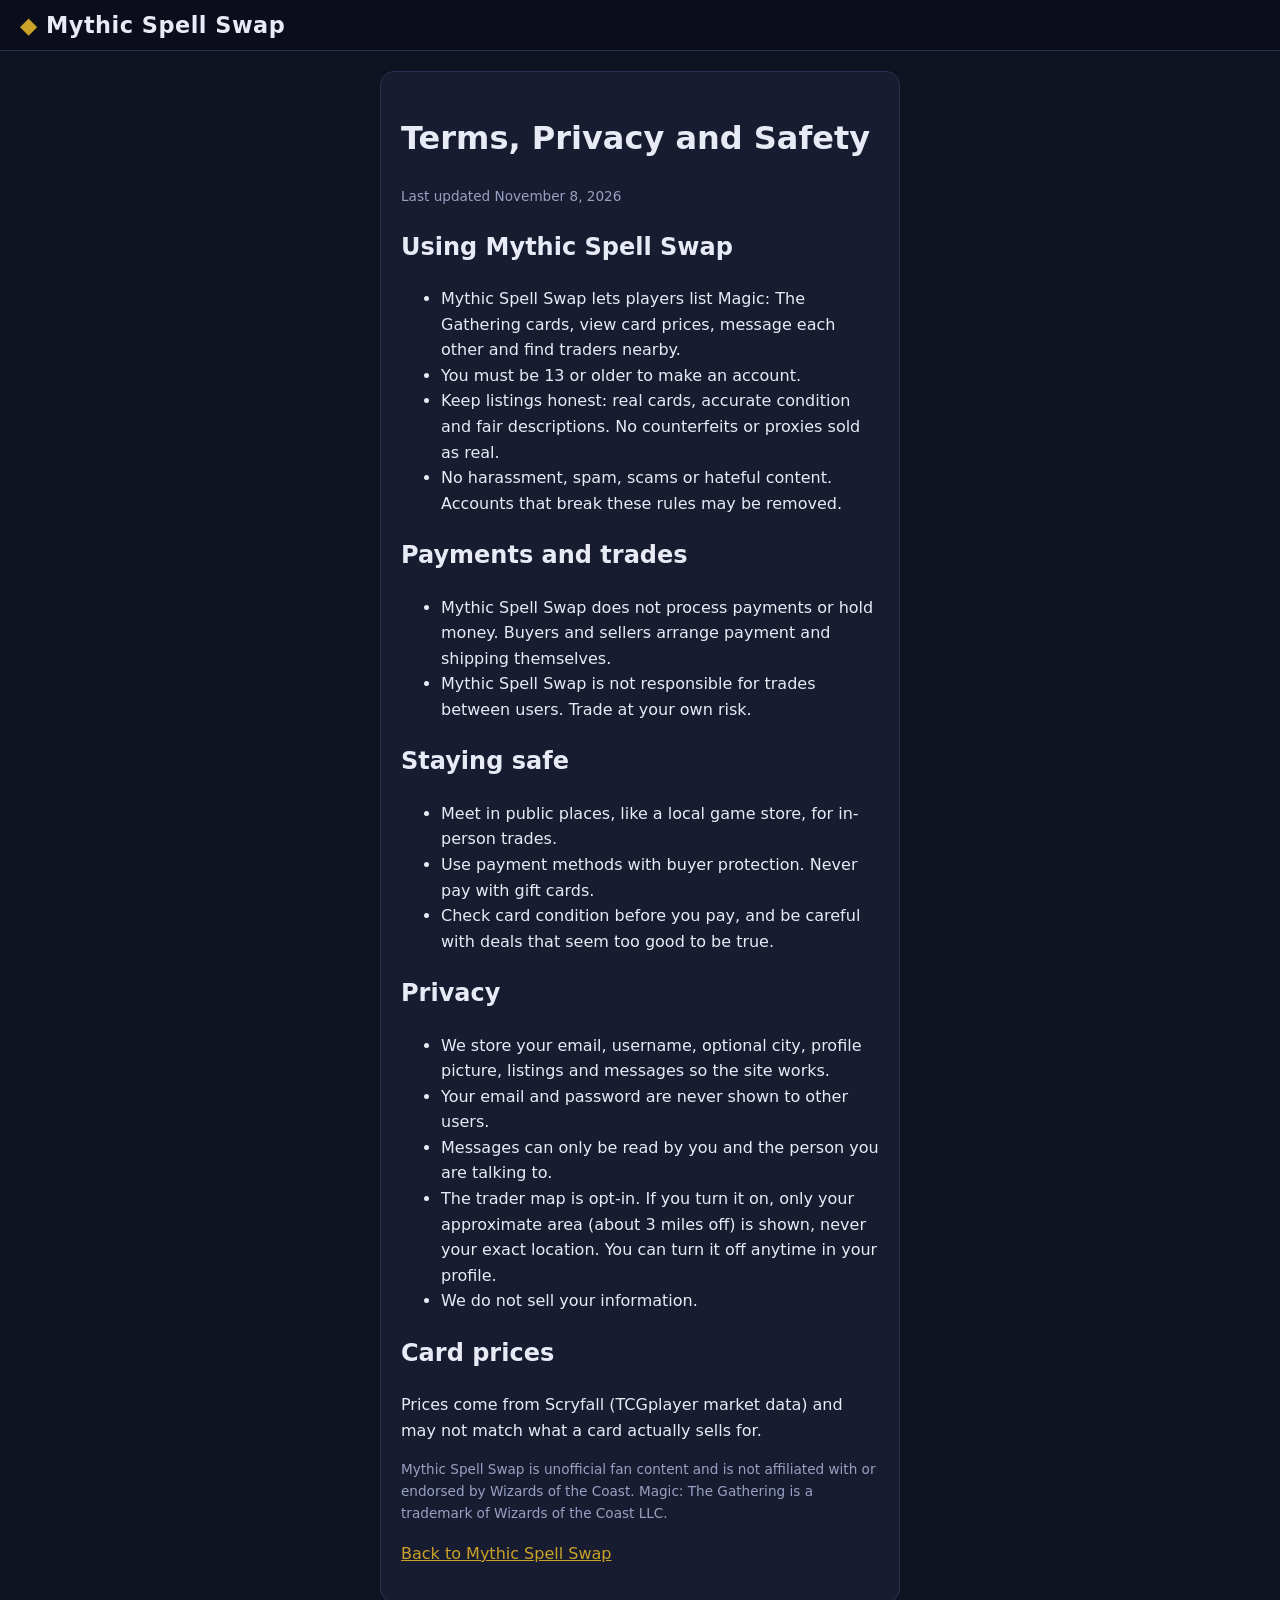
<file: terms.html>
<!DOCTYPE html>
<html lang="en">
<head>
<meta charset="UTF-8">
<meta name="viewport" content="width=device-width, initial-scale=1.0">
<title>Terms, Privacy and Safety - Mythic Spell Swap</title>
<link rel="icon" href="favicon.svg" type="image/svg+xml">
<link rel="stylesheet" href="style.css">
</head>
<body>
<header class="topbar"><a class="brand" href="./" style="color:inherit;text-decoration:none"><span class="logo">&#9670;</span> Mythic Spell Swap</a></header>
<main class="box narrow" style="margin-top:20px;line-height:1.6">
<h1>Terms, Privacy and Safety</h1>
<p class="small">Last updated November 8, 2026</p>

<h2>Using Mythic Spell Swap</h2>
<ul>
<li>Mythic Spell Swap lets players list Magic: The Gathering cards, view card prices, message each other and find traders nearby.</li>
<li>You must be 13 or older to make an account.</li>
<li>Keep listings honest: real cards, accurate condition and fair descriptions. No counterfeits or proxies sold as real.</li>
<li>No harassment, spam, scams or hateful content. Accounts that break these rules may be removed.</li>
</ul>

<h2>Payments and trades</h2>
<ul>
<li>Mythic Spell Swap does not process payments or hold money. Buyers and sellers arrange payment and shipping themselves.</li>
<li>Mythic Spell Swap is not responsible for trades between users. Trade at your own risk.</li>
</ul>

<h2>Staying safe</h2>
<ul>
<li>Meet in public places, like a local game store, for in-person trades.</li>
<li>Use payment methods with buyer protection. Never pay with gift cards.</li>
<li>Check card condition before you pay, and be careful with deals that seem too good to be true.</li>
</ul>

<h2>Privacy</h2>
<ul>
<li>We store your email, username, optional city, profile picture, listings and messages so the site works.</li>
<li>Your email and password are never shown to other users.</li>
<li>Messages can only be read by you and the person you are talking to.</li>
<li>The trader map is opt-in. If you turn it on, only your approximate area (about 3 miles off) is shown, never your exact location. You can turn it off anytime in your profile.</li>
<li>We do not sell your information.</li>
</ul>

<h2>Card prices</h2>
<p>Prices come from Scryfall (TCGplayer market data) and may not match what a card actually sells for.</p>

<p class="small">Mythic Spell Swap is unofficial fan content and is not affiliated with or endorsed by Wizards of the Coast. Magic: The Gathering is a trademark of Wizards of the Coast LLC.</p>
<p><a href="./">Back to Mythic Spell Swap</a></p>
</main>
</body>
</html>
</file>
<file: style.css>
:root{--bg:#0f1220;--panel:#181c30;--line:#2a3050;--text:#e8eaf6;--muted:#9aa0c3;--accent:#c9a227;--accent2:#6c5ce7}
*{box-sizing:border-box}
body{margin:0;font-family:system-ui,-apple-system,Segoe UI,Roboto,sans-serif;background:var(--bg);color:var(--text)}
.topbar{display:flex;flex-wrap:wrap;align-items:center;justify-content:space-between;padding:12px 20px;background:#0b0e1a;border-bottom:1px solid var(--line);position:sticky;top:0;z-index:1000}
.brand{font-size:1.4rem;font-weight:800;letter-spacing:.5px}
.logo{color:var(--accent)}
nav{display:flex;gap:4px;flex-wrap:wrap}
.tab{background:none;border:none;color:var(--muted);padding:8px 12px;border-radius:8px;cursor:pointer;font-size:.95rem}
.tab.active,.tab:hover{color:var(--text);background:var(--panel)}
main{max-width:1100px;margin:0 auto;padding:20px}
.panel{display:none}.panel.active{display:block}
.hero{text-align:center;padding:50px 10px 30px;background:radial-gradient(circle at top,#2b2560,transparent 70%);border-radius:16px}
.hero h1{font-size:2.2rem;margin:0 0 10px}
.hero p{color:var(--muted);max-width:600px;margin:0 auto 20px}
.features{display:grid;grid-template-columns:repeat(auto-fit,minmax(220px,1fr));gap:14px;margin-top:24px}
.feature{background:var(--panel);border:1px solid var(--line);border-radius:12px;padding:16px;cursor:pointer}
.feature:hover{border-color:var(--accent)}
.feature h3{margin:0 0 6px;color:var(--accent)}
.feature p{margin:0;color:var(--muted)}
.btn{background:var(--panel);color:var(--text);border:1px solid var(--line);padding:10px 16px;border-radius:10px;cursor:pointer;font-weight:600}
.btn.primary{background:var(--accent);color:#111;border-color:var(--accent)}
.btn:hover{filter:brightness(1.1)}
.hero-actions{display:flex;gap:10px;justify-content:center}
.row{display:flex;gap:10px;flex-wrap:wrap;margin:12px 0;align-items:center}
.between{justify-content:space-between}
input,select{background:#0b0e1a;color:var(--text);border:1px solid var(--line);border-radius:10px;padding:10px 12px;font-size:.95rem;flex:1;min-width:160px}
.chips .chip{background:#22284a;color:var(--text);border:1px solid var(--line);border-radius:999px;padding:6px 12px;cursor:pointer}
.chip:hover{border-color:var(--accent)}
.grid{display:grid;grid-template-columns:repeat(auto-fill,minmax(200px,1fr));gap:14px}
.card{background:var(--panel);border:1px solid var(--line);border-radius:12px;padding:10px;display:flex;flex-direction:column;gap:6px}
.card img{width:100%;border-radius:10px}
.card .name{font-weight:700}
.card .meta{color:var(--muted);font-size:.85rem}
.price{color:var(--accent);font-weight:800;font-size:1.1rem}
.badge{display:inline-block;font-size:.75rem;padding:2px 8px;border-radius:999px;background:var(--accent2);color:#fff;width:fit-content}
.status,.small,.notice{color:var(--muted);font-size:.85rem}
.notice{text-align:center;margin-top:24px}
.card-form{display:grid;grid-template-columns:repeat(auto-fit,minmax(200px,1fr));gap:10px;background:var(--panel);padding:14px;border-radius:12px;border:1px solid var(--line)}
.hidden{display:none!important}
.chat-wrap{display:grid;grid-template-columns:240px 1fr;gap:12px;min-height:420px}
.convos{background:var(--panel);border:1px solid var(--line);border-radius:12px;overflow:auto}
.convo{padding:12px;border-bottom:1px solid var(--line);cursor:pointer}
.convo.active,.convo:hover{background:#22284a}
.convo .meta{color:var(--muted);font-size:.8rem}
.chat-main{background:var(--panel);border:1px solid var(--line);border-radius:12px;display:flex;flex-direction:column;padding:10px}
.chat-header{font-weight:700;padding:4px 6px 10px;border-bottom:1px solid var(--line)}
.messages{flex:1;overflow:auto;padding:10px;display:flex;flex-direction:column;gap:8px;min-height:300px}
.msg{max-width:75%;padding:8px 12px;border-radius:14px;background:#22284a}
.msg.me{align-self:flex-end;background:var(--accent);color:#111}
#mapView{height:420px;border-radius:12px;border:1px solid var(--line);margin-bottom:14px}
.box{background:var(--panel);border:1px solid var(--line);border-radius:14px;padding:20px}
.narrow{max-width:520px;margin:0 auto}
.stack{display:flex;flex-direction:column;gap:10px}
label{display:flex;flex-direction:column;gap:4px;color:var(--muted);font-size:.85rem}
label.check{flex-direction:row;align-items:center;gap:8px;color:var(--text)}
label.check input{flex:none;min-width:0;width:18px;height:18px}
a{color:var(--accent)}
.dot{display:inline-block;width:8px;height:8px;border-radius:50%;background:#e74c3c;margin-left:4px;vertical-align:middle}
.msg .time{font-size:.7rem;opacity:.6;margin-top:2px}
h3{margin-top:24px}
.avatar{width:36px;height:36px;border-radius:50%;background:var(--accent2) center/cover no-repeat;display:inline-flex;align-items:center;justify-content:center;font-weight:800;color:#fff;flex:none;border:2px solid var(--accent);font-size:.9rem;overflow:hidden}
.avatar.lg{width:56px;height:56px;font-size:1.3rem}
.avatar.xl{width:110px;height:110px;font-size:2.4rem}
.avatar-edit{display:flex;flex-direction:column;align-items:center;gap:10px;margin-bottom:16px}
label.btn{display:inline-block;color:var(--text);font-size:.95rem}
.who{display:flex;align-items:center;gap:8px}
.convo .who{margin-bottom:2px}
.map-pin{background:none;border:none}
.map-pin .avatar{width:48px;height:48px;border:3px solid #fff;box-shadow:0 2px 8px rgba(0,0,0,.5)}
.map-pin .pin-name{background:#0b0e1a;color:#fff;font-size:11px;font-weight:700;padding:1px 6px;border-radius:8px;margin-top:2px;white-space:nowrap;text-align:center}
.map-pin .pin-wrap{display:flex;flex-direction:column;align-items:center}
.map-pin.me .avatar{border-color:var(--accent)}
footer{text-align:center;color:var(--muted);font-size:.8rem;padding:30px 10px}
@media(max-width:700px){.chat-wrap{grid-template-columns:1fr}.convos{max-height:160px}.hero h1{font-size:1.6rem}}

.header-avatar{background:none;border:none;padding:0;cursor:pointer;margin-left:8px}
.header-avatar .avatar{width:40px;height:40px}
.topbar{gap:8px}
.pin-note{background:#fff;color:#111;font-size:11px;font-weight:600;padding:3px 8px;border-radius:10px;margin-bottom:4px;max-width:150px;white-space:normal;text-align:center;box-shadow:0 2px 6px rgba(0,0,0,.4);position:relative}
.pin-note:after{content:'';position:absolute;bottom:-5px;left:50%;margin-left:-5px;border:5px solid transparent;border-bottom:0;border-top-color:#fff}

.full{grid-column:1/-1}
.seg{display:flex;gap:6px;background:#0b0e1a;padding:4px;border-radius:12px}
.seg-btn{flex:1;background:none;border:none;color:var(--muted);padding:10px;border-radius:9px;font-weight:700;cursor:pointer}
.seg-btn.active{background:var(--accent);color:#111}
.found{display:flex;gap:10px;align-items:center;font-size:.9rem;color:var(--muted)}
.found img{width:70px;border-radius:6px}
.thumbs{display:flex;gap:8px;flex-wrap:wrap}
.thumbs img{width:70px;height:70px;object-fit:cover;border-radius:8px;border:1px solid var(--line)}
.card .cover{width:100%;aspect-ratio:1/1;object-fit:cover;border-radius:10px;background:#0b0e1a}
.card .cover.cardimg{aspect-ratio:auto;object-fit:contain}
.card .thumbs img{width:44px;height:44px}
.badge.cat{background:#22284a;border:1px solid var(--line);margin-left:4px}

.photo-pick{display:flex;align-items:center;gap:10px;flex-wrap:wrap}
.photo-btn{background:#22284a;border:2px dashed var(--accent);color:var(--text);text-align:center;cursor:pointer}
.btn.danger{background:#5c1f2a;border-color:#a33;color:#fff}

.card .name,.card .meta,.who{overflow-wrap:anywhere;word-break:break-word;min-width:0}
.card{min-width:0}

.link{cursor:pointer}.link:hover{color:var(--accent)}
.btn.icon{padding:6px 12px;font-size:1.3rem;line-height:1}
.egg-wrap{position:relative}
.pop{position:absolute;right:0;top:46px;background:var(--panel);border:1px solid var(--line);border-radius:12px;padding:8px;z-index:50;box-shadow:0 8px 24px #0008}
.pop.menu{display:flex;flex-direction:column;gap:8px;min-width:220px}
.pop.hidden,.modal.hidden{display:none}
.news-list{display:flex;flex-direction:column;gap:12px;margin-top:12px}
#newsForm{margin:12px 0}
textarea{background:#0b0e1a;color:var(--text);border:1px solid var(--line);border-radius:10px;padding:10px;font:inherit;width:100%}
.modal{position:fixed;inset:0;background:#000a;z-index:3000;display:flex;align-items:flex-start;justify-content:center;padding:30px 12px;overflow-y:auto}
.modal-box{background:var(--bg);border:1px solid var(--line);border-radius:16px;padding:20px;width:100%;max-width:760px;position:relative}
.modal-x{position:absolute;right:12px;top:8px;background:none;border:none;color:var(--text);font-size:2rem;cursor:pointer}
.phead{display:flex;gap:16px;align-items:center;flex-wrap:wrap}
.phead h2{margin:0}
.pnote{font-style:italic;color:var(--muted);margin-top:4px}
.pstats{display:grid;grid-template-columns:repeat(4,1fr);gap:8px;margin:16px 0}
.pstats div{background:var(--panel);border:1px solid var(--line);border-radius:12px;padding:10px;text-align:center}
.pstats b{display:block;font-size:1.4rem;color:var(--accent)}
.pstats span{font-size:.8rem;color:var(--muted)}
.pbadges{display:flex;gap:6px;flex-wrap:wrap;margin-top:12px}
.pbadge{border-radius:999px;padding:4px 10px;font-size:.8rem;font-weight:700;border:1px solid var(--line)}
.pbadge.founder{background:var(--accent);color:#111}
.pbadge.rare{background:linear-gradient(90deg,#6c5ce7,#e84393);color:#fff}
.pbadge.game{background:#1e3a5f}
.main-deck{margin-bottom:10px}
.egg-reveal{text-align:center}
.big-badge{font-size:5rem;color:var(--accent);text-shadow:0 0 30px var(--accent)}
.rare-card{position:relative;max-width:260px;margin:10px auto;border-radius:14px;padding:4px;background:linear-gradient(135deg,hsl(var(--hue),90%,60%),hsl(calc(var(--hue) + 120),90%,60%),hsl(calc(var(--hue) + 240),90%,60%));animation:shine 4s linear infinite}
.rare-card img{width:100%;border-radius:11px;display:block}
.rare-tag{position:absolute;top:10px;right:10px;background:#000c;color:#fff;font-weight:800;border-radius:8px;padding:2px 8px}
@keyframes shine{0%{filter:hue-rotate(0)}100%{filter:hue-rotate(360deg)}}
.game{text-align:center}
.game-art{width:100%;max-width:520px;border-radius:12px;margin:10px 0}
.game-card{max-width:220px;border-radius:12px}
.game-opts{display:grid;grid-template-columns:1fr 1fr;gap:8px}
.btn.right{background:#1f7a3f;border-color:#2ecc71}
.btn.wrong{background:#7a1f2a;border-color:#e74c3c}
.leader{text-align:left;display:inline-block}
.store-dot{width:26px;height:26px;border-radius:6px;background:#1e3a5f;border:2px solid var(--accent);color:var(--accent);display:flex;align-items:center;justify-content:center;font-size:14px}
@media (max-width:560px){.pstats{grid-template-columns:repeat(2,1fr)}.game-opts{grid-template-columns:1fr}}

.pmenu{display:inline-block;margin-top:10px}
.pmenu .pop{left:0;right:auto}
.pbadge.lotus{background:linear-gradient(90deg,#111,#6c5ce7,#111);color:#fff;border-color:#a29bfe}
.collection{display:grid;grid-template-columns:repeat(auto-fill,minmax(110px,1fr));gap:10px}
.coll-item img{width:100%;border-radius:8px;display:block}
.coll-item.foil img{box-shadow:0 0 14px #a29bfe;animation:shine 3s linear infinite}
.hidden-card{width:30px;height:42px;border-radius:5px;background:linear-gradient(135deg,#3b2a1a,#7a5230);border:2px solid var(--accent);color:var(--accent);font-weight:900;display:flex;align-items:center;justify-content:center;font-size:18px;box-shadow:0 0 12px var(--accent);animation:pulse 1.6s ease-in-out infinite}
.hidden-card.found{background:#1f7a3f;animation:none;box-shadow:none}
@keyframes pulse{0%,100%{transform:scale(1)}50%{transform:scale(1.15)}}
.lotus-foil{animation:shine 2.5s linear infinite}

.coll-total{color:var(--muted)}.coll-total b{color:var(--accent)}
.scan-btn{text-align:center;font-size:1.1rem;padding:14px}
.found-card{display:grid;grid-template-columns:minmax(140px,220px) 1fr;gap:14px;align-items:start;margin-top:10px}
.found-card img{width:100%;border-radius:10px}
.found-card select,.found-card input[type=number]{width:100%}
.qty{display:flex;align-items:center;gap:10px}.qty .btn{padding:4px 12px}
.foil-img{animation:shine 4s linear infinite}
@media (max-width:560px){.found-card{grid-template-columns:1fr}.found-card img{max-width:240px;margin:0 auto}}

.live-dot{display:inline-block;width:8px;height:8px;border-radius:50%;background:#e74c3c;margin-left:4px;animation:pulse 1.4s infinite}
.live-dot.hidden{display:none}
.stream-list{display:flex;flex-direction:column;gap:16px;margin-top:14px}
.stream-frame{position:relative;width:100%;aspect-ratio:16/9;background:#000;border-radius:10px;overflow:hidden}
.stream-frame.tall{aspect-ratio:9/16;max-width:340px;margin:0 auto}
.stream-frame iframe{position:absolute;inset:0;width:100%;height:100%;border:0}
.live-tag{background:#e74c3c;color:#fff;font-weight:800;font-size:.75rem;border-radius:6px;padding:2px 6px}
#goLiveBox,#streamerAdmin{margin-top:12px}

.up-video{width:100%;max-height:70vh;border-radius:10px;background:#000}
.or-line{text-align:center;color:var(--muted)}
</file>
